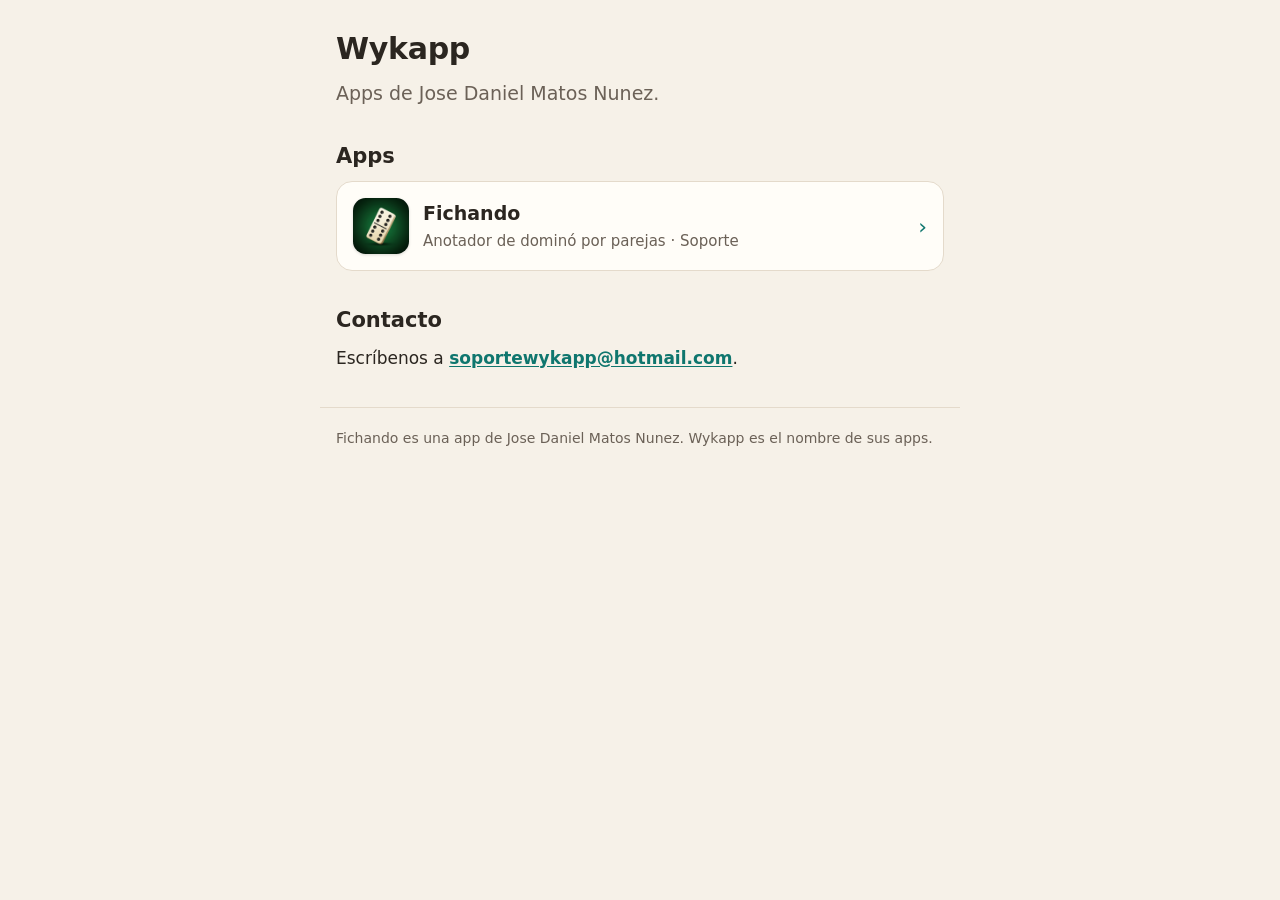
<file: index.html>
<!doctype html>
<html lang="es">
<head>
<meta charset="utf-8">
<meta name="viewport" content="width=device-width, initial-scale=1, viewport-fit=cover">
<title>Wykapp</title>
<meta name="description" content="Apps de Jose Daniel Matos Nunez.">
<meta name="theme-color" content="#F6F1E8" media="(prefers-color-scheme: light)">
<meta name="theme-color" content="#1C1915" media="(prefers-color-scheme: dark)">
<link rel="stylesheet" href="/estilo.css">
</head>
<body>
<main>
  <h1>Wykapp</h1>
  <p class="entrada">Apps de Jose Daniel Matos Nunez.</p>

  <h2>Apps</h2>
  <div class="tarjeta">
    <a class="app" href="/fichando/">
      <img class="icono" src="/fichando/icono.png" width="56" height="56" alt="">
      <div>
        <strong>Fichando</strong>
        <span>Anotador de dominó por parejas · Soporte</span>
      </div>
      <span class="ir" aria-hidden="true">›</span>
    </a>
  </div>

  <h2>Contacto</h2>
  <p>Escríbenos a <a class="correo" href="mailto:soportewykapp@hotmail.com">soportewykapp@hotmail.com</a>.</p>
</main>
<footer>
  <p>Fichando es una app de Jose Daniel Matos Nunez. Wykapp es el nombre de sus apps.</p>
</footer>
</body>
</html>
</file>
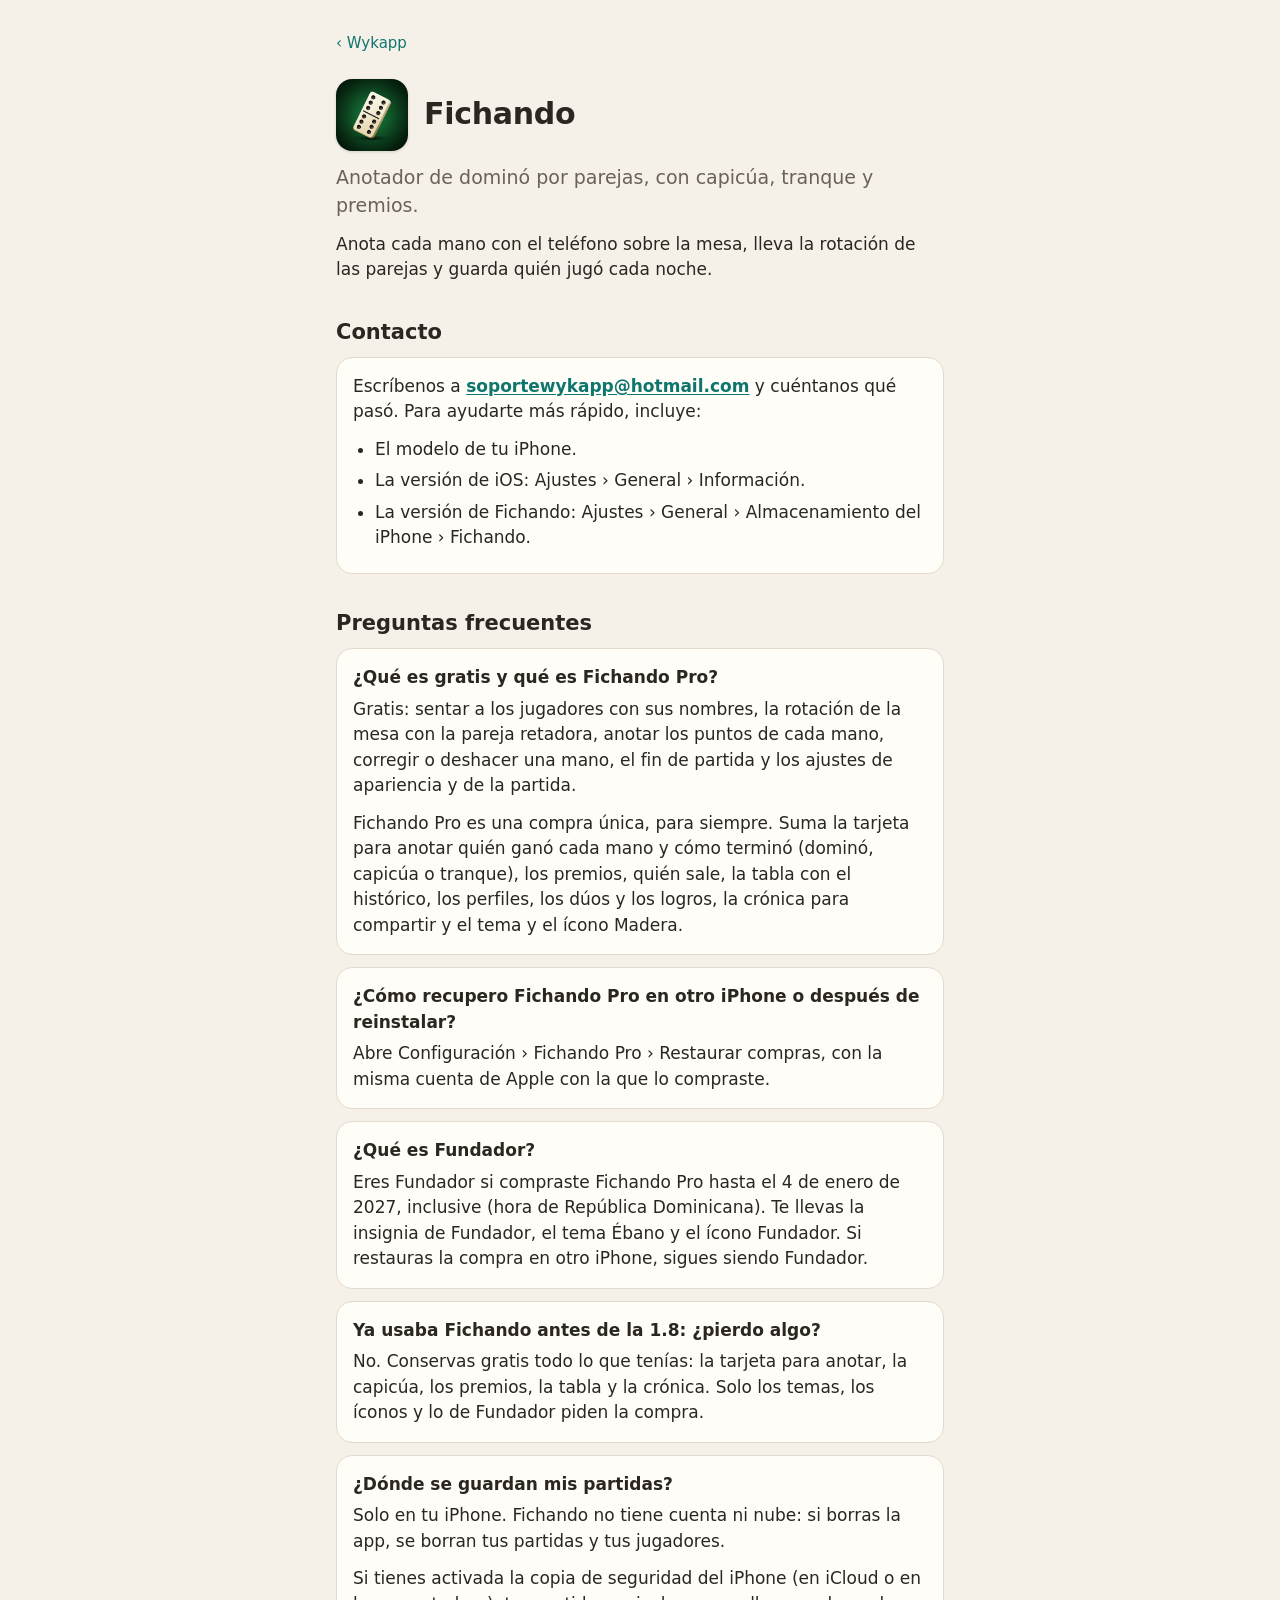
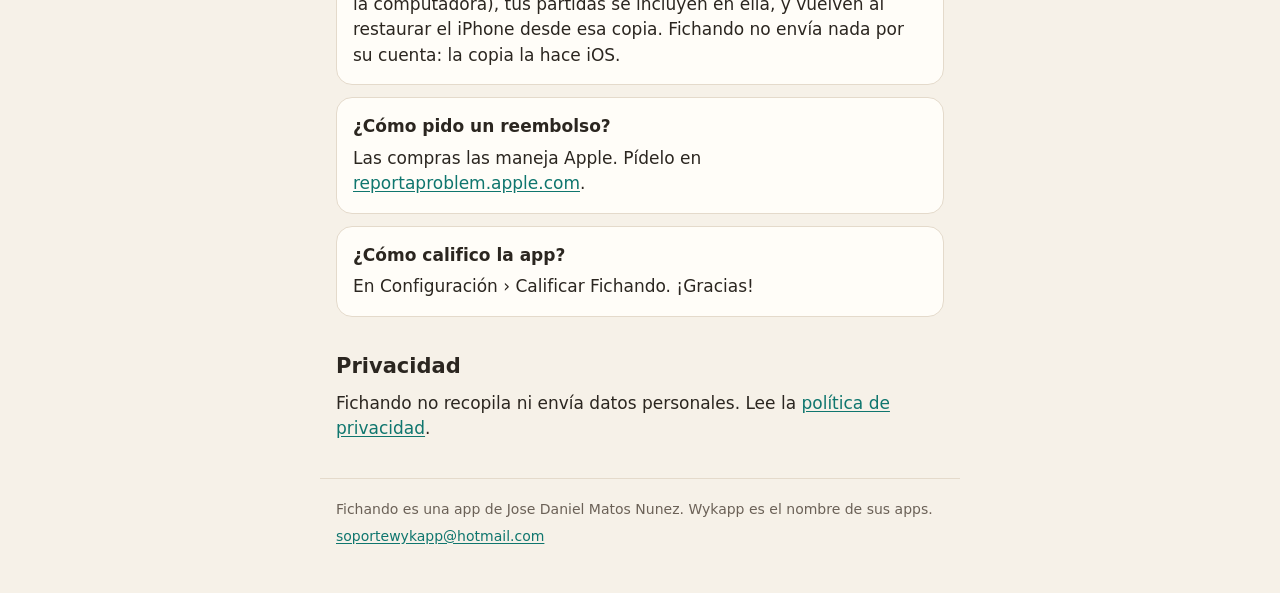
<file: fichando/index.html>
<!doctype html>
<html lang="es">
<head>
<meta charset="utf-8">
<meta name="viewport" content="width=device-width, initial-scale=1, viewport-fit=cover">
<title>Soporte de Fichando</title>
<meta name="description" content="Ayuda y preguntas frecuentes de Fichando, el anotador de dominó por parejas.">
<meta name="theme-color" content="#F6F1E8" media="(prefers-color-scheme: light)">
<meta name="theme-color" content="#1C1915" media="(prefers-color-scheme: dark)">
<link rel="stylesheet" href="/estilo.css">
<link rel="apple-touch-icon" href="/fichando/icono.png">
</head>
<body>
<main>
  <p class="miga"><a href="/">‹ Wykapp</a></p>

  <div class="cabecera">
    <img class="icono" src="/fichando/icono.png" width="72" height="72" alt="Ícono de Fichando">
    <h1>Fichando</h1>
  </div>
  <p class="entrada">Anotador de dominó por parejas, con capicúa, tranque y premios.</p>
  <p>Anota cada mano con el teléfono sobre la mesa, lleva la rotación de las parejas y guarda quién jugó cada noche.</p>

  <h2>Contacto</h2>
  <div class="tarjeta">
    <p>Escríbenos a <a class="correo" href="mailto:soportewykapp@hotmail.com?subject=Soporte%20de%20Fichando">soportewykapp@hotmail.com</a> y cuéntanos qué pasó. Para ayudarte más rápido, incluye:</p>
    <ul>
      <li>El modelo de tu iPhone.</li>
      <li>La versión de iOS: Ajustes › General › Información.</li>
      <li>La versión de Fichando: Ajustes › General › Almacenamiento del iPhone › Fichando.</li>
    </ul>
  </div>

  <h2>Preguntas frecuentes</h2>

  <div class="tarjeta">
    <h3>¿Qué es gratis y qué es Fichando Pro?</h3>
    <p>Gratis: sentar a los jugadores con sus nombres, la rotación de la mesa con la pareja retadora, anotar los puntos de cada mano, corregir o deshacer una mano, el fin de partida y los ajustes de apariencia y de la partida.</p>
    <p>Fichando Pro es una compra única, para siempre. Suma la tarjeta para anotar quién ganó cada mano y cómo terminó (dominó, capicúa o tranque), los premios, quién sale, la tabla con el histórico, los perfiles, los dúos y los logros, la crónica para compartir y el tema y el ícono Madera.</p>
  </div>

  <div class="tarjeta">
    <h3>¿Cómo recupero Fichando Pro en otro iPhone o después de reinstalar?</h3>
    <p>Abre Configuración › Fichando Pro › Restaurar compras, con la misma cuenta de Apple con la que lo compraste.</p>
  </div>

  <div class="tarjeta">
    <h3>¿Qué es Fundador?</h3>
    <p>Eres Fundador si compraste Fichando Pro hasta el 4 de enero de 2027, inclusive (hora de República Dominicana). Te llevas la insignia de Fundador, el tema Ébano y el ícono Fundador. Si restauras la compra en otro iPhone, sigues siendo Fundador.</p>
  </div>

  <div class="tarjeta">
    <h3>Ya usaba Fichando antes de la 1.8: ¿pierdo algo?</h3>
    <p>No. Conservas gratis todo lo que tenías: la tarjeta para anotar, la capicúa, los premios, la tabla y la crónica. Solo los temas, los íconos y lo de Fundador piden la compra.</p>
  </div>

  <div class="tarjeta">
    <h3>¿Dónde se guardan mis partidas?</h3>
    <p>Solo en tu iPhone. Fichando no tiene cuenta ni nube: si borras la app, se borran tus partidas y tus jugadores.</p>
    <p>Si tienes activada la copia de seguridad del iPhone (en iCloud o en la computadora), tus partidas se incluyen en ella, y vuelven al restaurar el iPhone desde esa copia. Fichando no envía nada por su cuenta: la copia la hace iOS.</p>
  </div>

  <div class="tarjeta">
    <h3>¿Cómo pido un reembolso?</h3>
    <p>Las compras las maneja Apple. Pídelo en <a href="https://reportaproblem.apple.com">reportaproblem.apple.com</a>.</p>
  </div>

  <div class="tarjeta">
    <h3>¿Cómo califico la app?</h3>
    <p>En Configuración › Calificar Fichando. ¡Gracias!</p>
  </div>

  <h2>Privacidad</h2>
  <p>Fichando no recopila ni envía datos personales. Lee la <a href="/fichando/privacidad/">política de privacidad</a>.</p>
</main>
<footer>
  <p>Fichando es una app de Jose Daniel Matos Nunez. Wykapp es el nombre de sus apps.</p>
  <p><a href="mailto:soportewykapp@hotmail.com">soportewykapp@hotmail.com</a></p>
</footer>
</body>
</html>
</file>
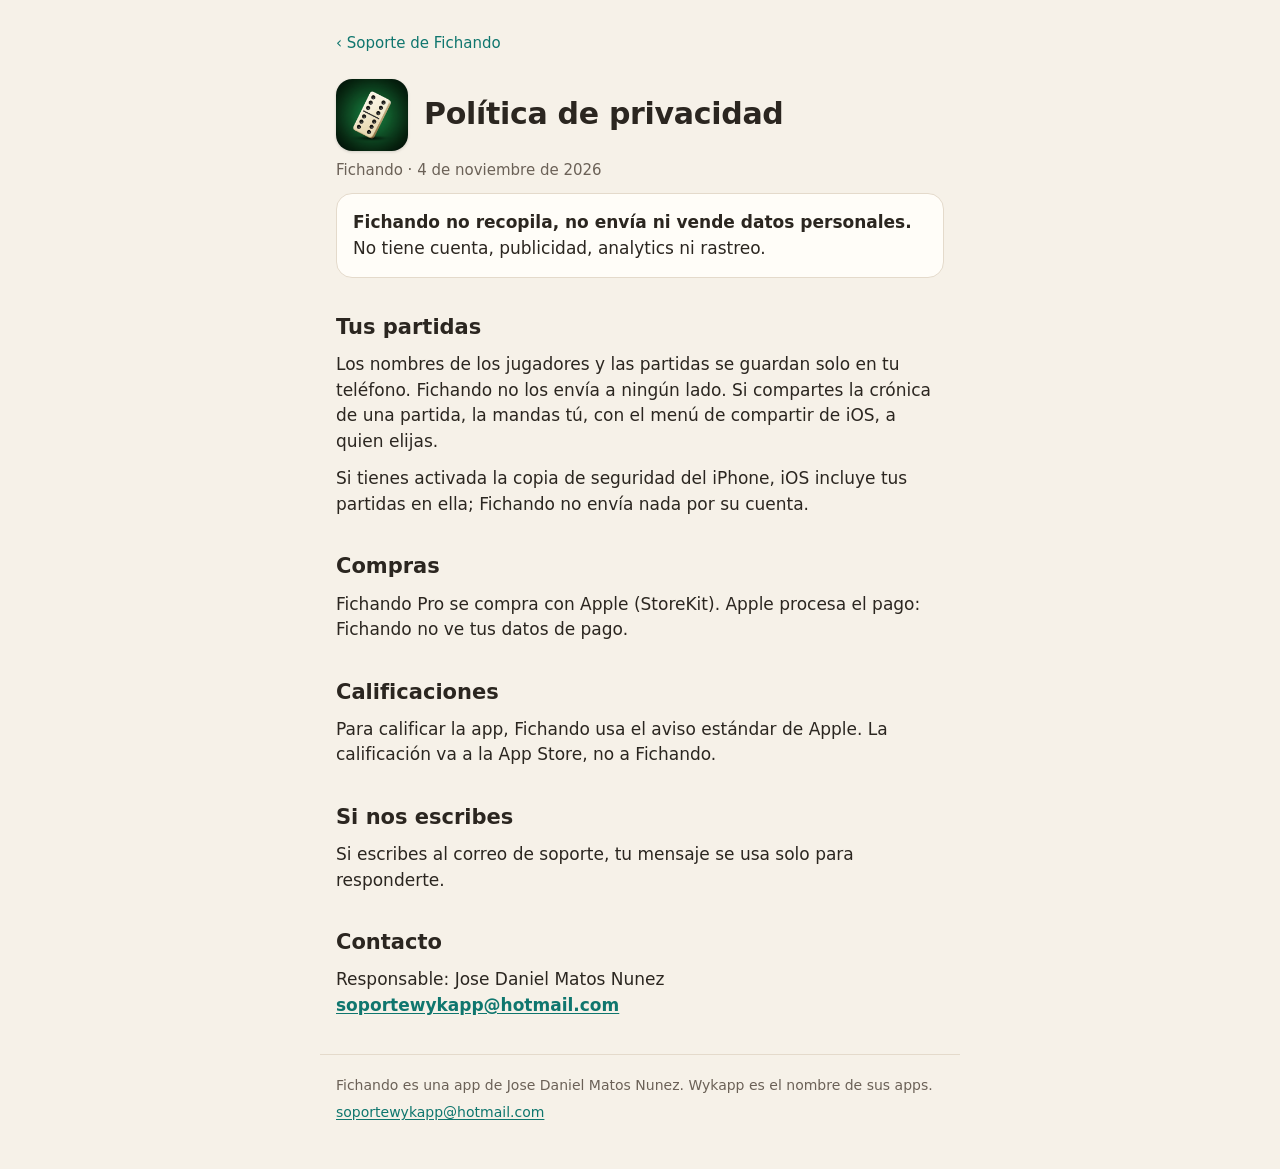
<file: fichando/privacidad/index.html>
<!doctype html>
<html lang="es">
<head>
<meta charset="utf-8">
<meta name="viewport" content="width=device-width, initial-scale=1, viewport-fit=cover">
<title>Privacidad de Fichando</title>
<meta name="description" content="Política de privacidad de Fichando.">
<meta name="theme-color" content="#F6F1E8" media="(prefers-color-scheme: light)">
<meta name="theme-color" content="#1C1915" media="(prefers-color-scheme: dark)">
<link rel="stylesheet" href="/estilo.css">
<link rel="apple-touch-icon" href="/fichando/icono.png">
</head>
<body>
<main>
  <p class="miga"><a href="/fichando/">‹ Soporte de Fichando</a></p>

  <div class="cabecera">
    <img class="icono" src="/fichando/icono.png" width="72" height="72" alt="Ícono de Fichando">
    <h1>Política de privacidad</h1>
  </div>
  <p class="fecha">Fichando · 4 de noviembre de 2026</p>

  <div class="tarjeta">
    <p><strong>Fichando no recopila, no envía ni vende datos personales.</strong> No tiene cuenta, publicidad, analytics ni rastreo.</p>
  </div>

  <h2>Tus partidas</h2>
  <p>Los nombres de los jugadores y las partidas se guardan solo en tu teléfono. Fichando no los envía a ningún lado. Si compartes la crónica de una partida, la mandas tú, con el menú de compartir de iOS, a quien elijas.</p>
  <p>Si tienes activada la copia de seguridad del iPhone, iOS incluye tus partidas en ella; Fichando no envía nada por su cuenta.</p>

  <h2>Compras</h2>
  <p>Fichando Pro se compra con Apple (StoreKit). Apple procesa el pago: Fichando no ve tus datos de pago.</p>

  <h2>Calificaciones</h2>
  <p>Para calificar la app, Fichando usa el aviso estándar de Apple. La calificación va a la App Store, no a Fichando.</p>

  <h2>Si nos escribes</h2>
  <p>Si escribes al correo de soporte, tu mensaje se usa solo para responderte.</p>

  <h2>Contacto</h2>
  <p>Responsable: Jose Daniel Matos Nunez<br>
  <a class="correo" href="mailto:soportewykapp@hotmail.com?subject=Privacidad%20de%20Fichando">soportewykapp@hotmail.com</a></p>
</main>
<footer>
  <p>Fichando es una app de Jose Daniel Matos Nunez. Wykapp es el nombre de sus apps.</p>
  <p><a href="mailto:soportewykapp@hotmail.com">soportewykapp@hotmail.com</a></p>
</footer>
</body>
</html>
</file>
<file: estilo.css>
:root {
  color-scheme: light dark;
  --fondo: #F6F1E8;
  --superficie: #FFFDF8;
  --texto: #2B2620;
  --suave: #6B6157;
  --verde: #0F766E;
  --linea: #E4DACB;
}

@media (prefers-color-scheme: dark) {
  :root {
    --fondo: #1C1915;
    --superficie: #27231E;
    --texto: #F1EADF;
    --suave: #B5AA9C;
    --verde: #5CC5B8;
    --linea: #3A342C;
  }
}

* { box-sizing: border-box; }

html {
  -webkit-text-size-adjust: 100%;
  text-size-adjust: 100%;
}

body {
  margin: 0;
  background: var(--fondo);
  color: var(--texto);
  font-family: ui-rounded, -apple-system, BlinkMacSystemFont, "SF Pro Rounded", system-ui, "Segoe UI", Roboto, sans-serif;
  font-size: 17px;
  line-height: 1.5;
}

main {
  max-width: 640px;
  margin: 0 auto;
  padding: 32px 16px 24px;
  padding-left: max(16px, env(safe-area-inset-left));
  padding-right: max(16px, env(safe-area-inset-right));
}

a { color: var(--verde); text-underline-offset: 2px; }

.miga { font-size: 15px; margin: 0 0 24px; }
.miga a { text-decoration: none; }

.cabecera {
  display: flex;
  align-items: center;
  gap: 16px;
  margin-bottom: 8px;
}

.icono {
  width: 72px;
  height: 72px;
  border-radius: 22.5%;
  flex: none;
  box-shadow: 0 1px 3px rgba(0, 0, 0, 0.15);
}

h1 {
  font-size: 30px;
  line-height: 1.15;
  margin: 0;
  letter-spacing: -0.01em;
}

h2 {
  font-size: 21px;
  line-height: 1.25;
  margin: 36px 0 12px;
}

h3 {
  font-size: 17px;
  margin: 0 0 6px;
}

p, ul { margin: 0 0 12px; }
ul { padding-left: 22px; }
li { margin-bottom: 6px; }

.entrada {
  font-size: 19px;
  color: var(--suave);
  margin-top: 12px;
}

.tarjeta {
  background: var(--superficie);
  border: 1px solid var(--linea);
  border-radius: 16px;
  padding: 16px;
  margin-bottom: 12px;
}

.tarjeta p:last-child, .tarjeta ul:last-child { margin-bottom: 0; }

.app {
  display: flex;
  align-items: center;
  gap: 14px;
  text-decoration: none;
  color: var(--texto);
}

.app .icono { width: 56px; height: 56px; }
.app strong { display: block; font-size: 19px; }
.app span { color: var(--suave); font-size: 15px; }
.app .ir { margin-left: auto; color: var(--verde); font-size: 22px; }

.correo {
  display: inline-block;
  font-weight: 600;
  word-break: break-all;
}

.fecha { color: var(--suave); font-size: 15px; }

footer {
  max-width: 640px;
  margin: 0 auto;
  padding: 20px 16px 40px;
  border-top: 1px solid var(--linea);
  color: var(--suave);
  font-size: 14px;
}

footer p { margin: 0 0 6px; }
</file>
